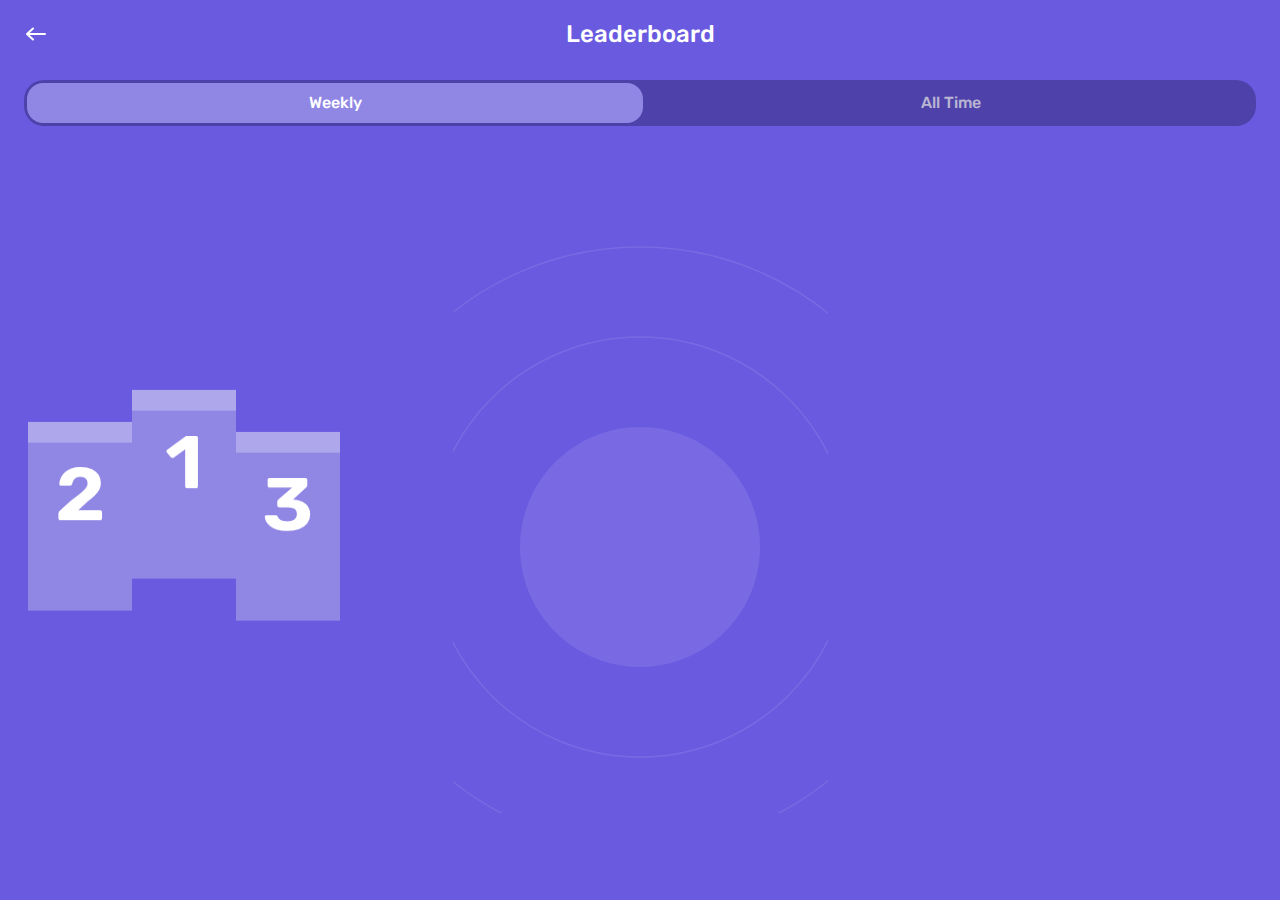
<file: leaderboard_2.html>
<!DOCTYPE html>
<html lang="en">

<head>
  <meta charset="UTF-8">
  <meta http-equiv="X-UA-Compatible" content="IE=edge">
  <meta name="viewport" content="width=Hi, initial-scale=1.0">
  <link rel="stylesheet" href="/styles/styles.css">
  <title>Leaderboard</title>
</head>

<body class="leaderboard-2">
  <header>
    <div class="top">
      <a href="/index.html">
        <svg id='dot' width="24" height="24" viewBox="0 0 24 24" fill="none" xmlns="http://www.w3.org/2000/svg">
          <path d="M9 17.5L3 12L9 6.5" stroke="white" stroke-width="2" stroke-linecap="round" stroke-linejoin="round" />
          <path d="M5 12H21" stroke="white" stroke-width="2" stroke-linecap="round" stroke-linejoin="round" />
        </svg>
      </a>
      Leaderboard
    </div>
  </header>
  <section>
    <div class="switcher">
      <div class="weekly active">Weekly</div>
      <div class="all-time inactive">All Time</div>
    </div>
    <div class="box">
      <div id="second">
        <span>2</span>
        <span></span>
      </div>
      <div id="first">
        <span>1</span>
        <span></span>
      </div>
      <div id="third">
        <span>3</span>
        <span></span>
      </div>
    </div>
  </section>
</body>

</html>
</file>
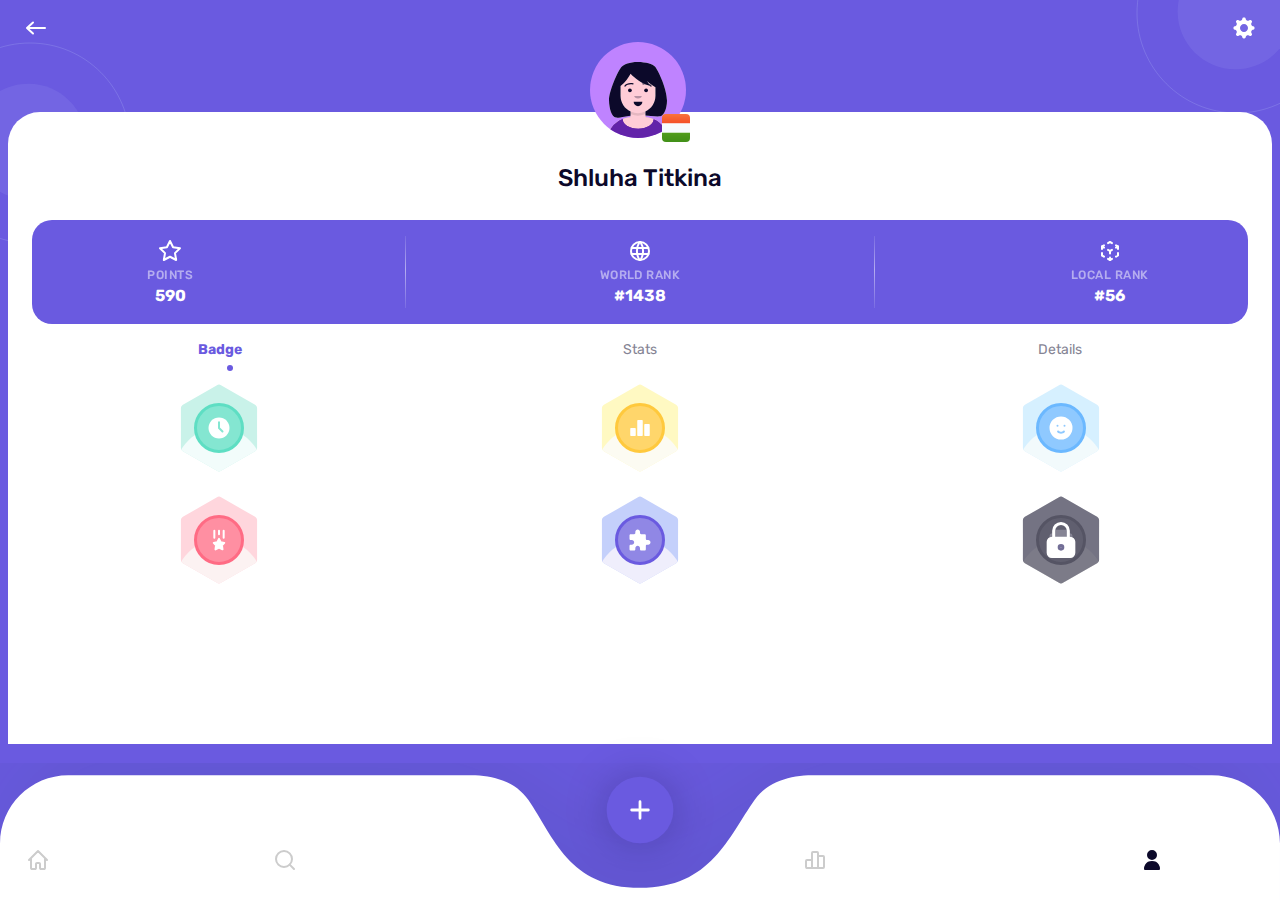
<file: profile.html>
<!DOCTYPE html>
<html lang="en">

<head>
  <meta charset="UTF-8">
  <meta http-equiv="X-UA-Compatible" content="IE=edge">
  <meta name="viewport" content="width=device-width, initial-scale=1.0">
  <link rel="stylesheet" href="/styles/styles.css">
  <title>Profile</title>
</head>

<body class="profile">
  <header>
    <div class="top">
      <a href="/index.html">
        <svg id='dot' width="24" height="24" viewBox="0 0 24 24" fill="none" xmlns="http://www.w3.org/2000/svg">
          <path d="M9 17.5L3 12L9 6.5" stroke="white" stroke-width="2" stroke-linecap="round" stroke-linejoin="round" />
          <path d="M5 12H21" stroke="white" stroke-width="2" stroke-linecap="round" stroke-linejoin="round" />
        </svg>
      </a>
      <svg width="24" height="24" viewBox="0 0 24 24" fill="none" xmlns="http://www.w3.org/2000/svg">
        <path fill-rule="evenodd" clip-rule="evenodd"
          d="M4.87214 4.28997C5.34912 3.84879 6.06846 3.84582 6.5998 4.21976L7.09817 4.57051C7.58306 4.91176 8.21859 4.92333 8.76064 4.683C8.878 4.63097 8.99685 4.58167 9.1171 4.5352C9.67009 4.32149 10.1112 3.86396 10.2128 3.27988L10.3171 2.67985C10.4284 2.03944 10.9396 1.53289 11.5891 1.50789C11.7254 1.50265 11.8624 1.5 12 1.5C12.1376 1.5 12.2746 1.50265 12.4109 1.50789C13.0604 1.53289 13.5716 2.03944 13.6829 2.67985L13.7872 3.27988C13.8888 3.86397 14.3299 4.32149 14.8829 4.5352C15.0032 4.58167 15.122 4.63097 15.2394 4.683C15.7814 4.92333 16.4169 4.91177 16.9018 4.57051L17.4002 4.21976C17.9315 3.84582 18.6509 3.84879 19.1279 4.28997C19.3294 4.47639 19.5236 4.67061 19.7101 4.87215C20.1512 5.34914 20.1542 6.06848 19.7803 6.59982L19.4295 7.09819C19.0882 7.58308 19.0767 8.21861 19.317 8.76065C19.369 8.87801 19.4183 8.99686 19.4648 9.11711C19.6785 9.6701 20.136 10.1112 20.7201 10.2128L21.3202 10.3171C21.9606 10.4284 22.4671 10.9396 22.4921 11.5891C22.4974 11.7254 22.5 11.8624 22.5 12C22.5 12.1376 22.4974 12.2746 22.4921 12.4109C22.4671 13.0605 21.9606 13.5716 21.3202 13.6829L20.7201 13.7873C20.136 13.8888 19.6785 14.3299 19.4648 14.8829C19.4183 15.0032 19.369 15.122 19.317 15.2394C19.0767 15.7814 19.0882 16.4169 19.4295 16.9018L19.7802 17.4002C20.1542 17.9315 20.1512 18.6509 19.71 19.1279C19.5236 19.3294 19.3294 19.5236 19.1278 19.7101C18.6509 20.1512 17.9315 20.1542 17.4002 19.7803L16.9018 19.4295C16.4169 19.0883 15.7814 19.0767 15.2393 19.317C15.122 19.369 15.0031 19.4183 14.8829 19.4648C14.3299 19.6785 13.8888 20.136 13.7872 20.7201L13.6829 21.3202C13.5716 21.9606 13.0604 22.4671 12.4109 22.4921C12.2746 22.4974 12.1376 22.5 12 22.5C11.8624 22.5 11.7254 22.4974 11.5891 22.4921C10.9396 22.4671 10.4284 21.9606 10.3171 21.3202L10.2128 20.7201C10.1112 20.136 9.67008 19.6785 9.1171 19.4648C8.99685 19.4183 8.87801 19.369 8.76065 19.317C8.2186 19.0767 7.58308 19.0883 7.09819 19.4295L6.59982 19.7803C6.06848 20.1542 5.34914 20.1512 4.87216 19.7101C4.67061 19.5236 4.47638 19.3294 4.28996 19.1279C3.84878 18.6509 3.84581 17.9315 4.21976 17.4002L4.5705 16.9018C4.91176 16.4169 4.92332 15.7814 4.68299 15.2394C4.63096 15.122 4.58167 15.0032 4.5352 14.8829C4.32149 14.3299 3.86396 13.8888 3.27988 13.7873L2.67985 13.6829C2.03945 13.5716 1.53289 13.0605 1.50789 12.4109C1.50265 12.2746 1.5 12.1376 1.5 12C1.5 11.8624 1.50265 11.7254 1.50789 11.5891C1.53289 10.9396 2.03944 10.4284 2.67985 10.3171L3.27987 10.2128C3.86396 10.1112 4.32148 9.6701 4.53519 9.11711C4.58166 8.99686 4.63096 8.87801 4.68299 8.76065C4.92332 8.21861 4.91175 7.58308 4.5705 7.09819L4.21975 6.59982C3.8458 6.06848 3.84877 5.34914 4.28995 4.87215C4.47637 4.67061 4.67059 4.47639 4.87214 4.28997ZM16 12C16 14.2091 14.2091 16 12 16C9.79086 16 8 14.2091 8 12C8 9.79087 9.79086 8.00001 12 8.00001C14.2091 8.00001 16 9.79087 16 12Z"
          fill="white" />
      </svg>
    </div>
  </header>
  <section>
    <svg id='avatar' width="100" height="100" viewBox="0 0 100 100" fill="none" xmlns="http://www.w3.org/2000/svg">
      <circle cx="48" cy="48" r="48" fill="#BF83FF" />
      <mask id="mask0_178_8778" style="mask-type:alpha" maskUnits="userSpaceOnUse" x="0" y="0" width="96" height="96">
        <circle cx="48" cy="48" r="48" fill="#C4C4C4" />
      </mask>
      <g mask="url(#mask0_178_8778)">
        <path fill-rule="evenodd" clip-rule="evenodd"
          d="M48.0001 24.8506C38.3603 24.8506 30.5456 32.6652 30.5456 42.3051V44.0817C28.7766 44.3784 27.4286 45.9169 27.4286 47.7702V52.0448C27.4286 53.9357 28.8317 55.4988 30.6535 55.7499C31.3347 61.8711 35.1815 67.0368 40.5197 69.5727V75.3106C27.3176 76.0211 16.8313 86.9513 16.8313 100.331H79.169C79.169 86.9514 68.6828 76.0213 55.4808 75.3106V69.5725C60.8188 67.0367 64.6655 61.871 65.3467 55.7499C67.1686 55.4988 68.5717 53.9357 68.5717 52.0448V47.7702C68.5717 45.9169 67.2237 44.3784 65.4547 44.0817V42.3051C65.4547 32.6652 57.64 24.8506 48.0001 24.8506Z"
          fill="#D0C6AC" />
        <mask id="mask1_178_8778" style="mask-type:alpha" maskUnits="userSpaceOnUse" x="16" y="24" width="64"
          height="77">
          <path fill-rule="evenodd" clip-rule="evenodd"
            d="M48.0001 24.8506C38.3603 24.8506 30.5456 32.6652 30.5456 42.3051V44.0817C28.7766 44.3784 27.4286 45.9169 27.4286 47.7702V52.0448C27.4286 53.9357 28.8317 55.4988 30.6535 55.7499C31.3347 61.8711 35.1815 67.0368 40.5197 69.5727V75.3106C27.3176 76.0211 16.8313 86.9513 16.8313 100.331H79.169C79.169 86.9514 68.6828 76.0213 55.4808 75.3106V69.5725C60.8188 67.0367 64.6655 61.871 65.3467 55.7499C67.1686 55.4988 68.5717 53.9357 68.5717 52.0448V47.7702C68.5717 45.9169 67.2237 44.3784 65.4547 44.0817V42.3051C65.4547 32.6652 57.64 24.8506 48.0001 24.8506Z"
            fill="white" />
        </mask>
        <g mask="url(#mask1_178_8778)">
          <rect width="82.2857" height="75.4801" transform="translate(6.85715 24.8506)" fill="#FFCCD7" />
          <rect x="6.85715" y="24.8506" width="82.2857" height="75.4801" fill="#FFCCD7" />
          <path fill-rule="evenodd" clip-rule="evenodd"
            d="M30.5456 53.7976V56.2722C30.5456 65.9121 38.3602 73.7267 48.0001 73.7267C57.64 73.7267 65.4547 65.9121 65.4547 56.2722V53.7976C65.4547 63.4375 57.64 71.2521 48.0001 71.2521C38.3602 71.2521 30.5456 63.4375 30.5456 53.7976Z"
            fill="black" fill-opacity="0.1" />
        </g>
        <path fill-rule="evenodd" clip-rule="evenodd"
          d="M48.1561 86.6664C56.6771 86.6664 63.5847 82.5834 63.5847 77.5469C63.5847 77.4073 63.5794 77.2686 63.5689 77.1306C72.7191 80.8578 79.169 89.8411 79.169 100.331H16.8313C16.8313 89.7179 23.4335 80.6471 32.7547 77.0015C32.7367 77.1819 32.7276 77.3638 32.7276 77.5469C32.7276 82.5834 39.6352 86.6664 48.1561 86.6664Z"
          fill="#6223A9" />
        <mask id="mask2_178_8778" style="mask-type:alpha" maskUnits="userSpaceOnUse" x="16" y="77" width="64"
          height="24">
          <path fill-rule="evenodd" clip-rule="evenodd"
            d="M48.1561 86.6664C56.6771 86.6664 63.5847 82.5834 63.5847 77.5469C63.5847 77.4073 63.5794 77.2686 63.5689 77.1306C72.7191 80.8578 79.169 89.8411 79.169 100.331H16.8313C16.8313 89.7179 23.4335 80.6471 32.7547 77.0015C32.7367 77.1819 32.7276 77.3638 32.7276 77.5469C32.7276 82.5834 39.6352 86.6664 48.1561 86.6664Z"
            fill="white" />
        </mask>
        <g mask="url(#mask2_178_8778)">
          <rect x="6.85715" y="66.303" width="82.2857" height="34.0279" fill="#6223A9" />
        </g>
        <path fill-rule="evenodd" clip-rule="evenodd"
          d="M43.6367 59.8062C43.6367 62.198 45.5904 64.137 48.0004 64.137C50.4103 64.137 52.364 62.198 52.364 59.8062"
          fill="#0C092A" />
        <g opacity="0.3">
          <path fill-rule="evenodd" clip-rule="evenodd"
            d="M44.2599 53.9294C44.2599 55.2962 45.9344 56.4042 48.0001 56.4042C50.0658 56.4042 51.7404 55.2962 51.7404 53.9294"
            fill="#0C092A" />
        </g>
        <ellipse cx="39.8963" cy="48.3607" rx="1.87013" ry="1.85607" fill="#0C092A" />
        <ellipse cx="56.1041" cy="48.3607" rx="1.87013" ry="1.85607" fill="#0C092A" />
        <path
          d="M35.4172 44.3883C36.6374 42.6842 39.9827 41.7287 42.8643 42.431C43.1987 42.5125 43.5363 42.3095 43.6184 41.9777C43.7005 41.6459 43.496 41.3108 43.1616 41.2293C39.8152 40.4137 35.9414 41.5202 34.401 43.6715C34.2015 43.9501 34.2673 44.3363 34.548 44.5342C34.8286 44.7322 35.2178 44.6669 35.4172 44.3883Z"
          fill="#0C092A" />
        <path
          d="M60.5828 44.3883C59.3626 42.6842 56.0173 41.7287 53.1357 42.431C52.8014 42.5125 52.4637 42.3095 52.3816 41.9777C52.2995 41.6459 52.504 41.3108 52.8384 41.2293C56.1848 40.4137 60.0586 41.5202 61.5991 43.6715C61.7985 43.9501 61.7327 44.3363 61.452 44.5342C61.1714 44.7322 60.7822 44.6669 60.5828 44.3883Z"
          fill="#0C092A" />
        <mask id="mask3_178_8778" style="mask-type:alpha" maskUnits="userSpaceOnUse" x="6" y="13" width="84"
          height="88">
          <rect x="6.85715" y="13.7144" width="82.2857" height="86.6165" fill="white" />
        </mask>
        <g mask="url(#mask3_178_8778)">
          <path fill-rule="evenodd" clip-rule="evenodd"
            d="M19.0132 58.5695C18.8208 49.0305 27.8399 29.1183 31.169 25.1602C33.6386 22.2242 40.4247 19.7624 48.0002 19.9014C55.5758 20.0404 62.6065 21.6993 65.1431 24.8509C68.9843 29.6233 76.9463 47.7667 76.9872 58.5695C77.0163 66.2412 74.0145 73.9315 69.8184 74.346C67.4493 74.5801 64.4397 74.2763 60.8235 73.9112C59.1686 73.7441 57.3866 73.5642 55.4808 73.4172V69.5729C61.3777 66.7715 65.4547 60.7609 65.4547 53.7981V45.1327C62.1794 43.3419 59.3911 41.1798 57.0681 38.983C58.1139 40.9133 59.3101 42.6661 60.6588 43.9909C51.1267 41.3365 44.5372 35.9009 40.5882 31.639C38.7728 35.0663 35.5212 40.0786 30.5456 43.8967V53.7981C30.5456 60.7611 34.6227 66.7717 40.5197 69.573V73.6487C38.3525 73.9432 36.3383 74.3168 34.4847 74.6606L34.4847 74.6606C31.1033 75.2879 28.2564 75.816 25.9902 75.5835C21.5571 75.1289 19.1678 66.2399 19.0132 58.5695Z"
            fill="#E6E6E6" />
          <mask id="mask4_178_8778" style="mask-type:alpha" maskUnits="userSpaceOnUse" x="19" y="19" width="58"
            height="57">
            <path fill-rule="evenodd" clip-rule="evenodd"
              d="M19.0132 58.5695C18.8208 49.0305 27.8399 29.1183 31.169 25.1602C33.6386 22.2242 40.4247 19.7624 48.0002 19.9014C55.5758 20.0404 62.6065 21.6993 65.1431 24.8509C68.9843 29.6233 76.9463 47.7667 76.9872 58.5695C77.0163 66.2412 74.0145 73.9315 69.8184 74.346C67.4493 74.5801 64.4397 74.2763 60.8235 73.9112C59.1686 73.7441 57.3866 73.5642 55.4808 73.4172V69.5729C61.3777 66.7715 65.4547 60.7609 65.4547 53.7981V45.1327C62.1794 43.3419 59.3911 41.1798 57.0681 38.983C58.1139 40.9133 59.3101 42.6661 60.6588 43.9909C51.1267 41.3365 44.5372 35.9009 40.5882 31.639C38.7728 35.0663 35.5212 40.0786 30.5456 43.8967V53.7981C30.5456 60.7611 34.6227 66.7717 40.5197 69.573V73.6487C38.3525 73.9432 36.3383 74.3168 34.4847 74.6606L34.4847 74.6606C31.1033 75.2879 28.2564 75.816 25.9902 75.5835C21.5571 75.1289 19.1678 66.2399 19.0132 58.5695Z"
              fill="white" />
          </mask>
          <g mask="url(#mask4_178_8778)">
            <rect x="6.54559" y="13.7144" width="82.9091" height="86.6165" fill="#0C092A" />
          </g>
        </g>
      </g>
      <mask id="mask5_178_8778" style="mask-type:alpha" maskUnits="userSpaceOnUse" x="72" y="72" width="28" height="28">
        <rect x="72" y="72" width="28" height="28" rx="4" fill="#C4C4C4" />
      </mask>
      <g mask="url(#mask5_178_8778)">
        <mask id="mask6_178_8778" style="mask-type:alpha" maskUnits="userSpaceOnUse" x="67" y="72" width="39"
          height="28">
          <rect x="67.8" y="72" width="37.3333" height="28" rx="2" fill="white" />
        </mask>
        <g mask="url(#mask6_178_8778)">
          <path fill-rule="evenodd" clip-rule="evenodd" d="M67.8 72V100H105.133V72H67.8Z" fill="#F7FCFF" />
          <mask id="mask7_178_8778" style="mask-type:alpha" maskUnits="userSpaceOnUse" x="67" y="72" width="39"
            height="28">
            <path fill-rule="evenodd" clip-rule="evenodd" d="M67.8 72V100H105.133V72H67.8Z" fill="white" />
          </mask>
          <g mask="url(#mask7_178_8778)">
            <path fill-rule="evenodd" clip-rule="evenodd" d="M67.8 72V81.3333H105.133V72H67.8Z" fill="#F14423" />
            <path fill-rule="evenodd" clip-rule="evenodd" d="M67.8 90.6667V100H105.133V90.6667H67.8Z" fill="#5EAA22" />
          </g>
        </g>
        <rect x="67.8" y="72" width="37.3333" height="28" rx="2" fill="url(#paint0_linear_178_8778)"
          style="mix-blend-mode:overlay" />
      </g>
      <defs>
        <linearGradient id="paint0_linear_178_8778" x1="86.4667" y1="72" x2="86.4667" y2="100"
          gradientUnits="userSpaceOnUse">
          <stop stop-color="white" stop-opacity="0.7" />
          <stop offset="1" stop-opacity="0.3" />
        </linearGradient>
      </defs>
    </svg>
    <div class="main">
      <div class="name">Shluha Titkina</div>
      <div class="ranks">
        <div id="points">
          <div class="logo">
            <svg width="24" height="24" viewBox="0 0 24 24" fill="none" xmlns="http://www.w3.org/2000/svg">
              <path
                d="M12 17.75L5.828 20.995L7.007 14.122L2.007 9.25495L8.907 8.25495L11.993 2.00195L15.079 8.25495L21.979 9.25495L16.979 14.122L18.158 20.995L12 17.75Z"
                stroke="white" stroke-width="2" stroke-linecap="round" stroke-linejoin="round" />
            </svg>
          </div>
          <div class="text">Points</div>
          <div class="value">590</div>
        </div>
        <div class="border">
        </div>
        <div id="world-rank">
          <div class="logo">
            <svg width="24" height="24" viewBox="0 0 24 24" fill="none" xmlns="http://www.w3.org/2000/svg">
              <path
                d="M12 21C16.9706 21 21 16.9706 21 12C21 7.02944 16.9706 3 12 3C7.02944 3 3 7.02944 3 12C3 16.9706 7.02944 21 12 21Z"
                stroke="white" stroke-width="2" stroke-linecap="round" stroke-linejoin="round" />
              <path d="M3.6 9H20.4" stroke="white" stroke-width="2" stroke-linecap="round" stroke-linejoin="round" />
              <path d="M3.6 15H20.4" stroke="white" stroke-width="2" stroke-linecap="round" stroke-linejoin="round" />
              <path d="M11.5 3C9.81534 5.69961 8.9222 8.81787 8.9222 12C8.9222 15.1821 9.81534 18.3004 11.5 21"
                stroke="white" stroke-width="2" stroke-linecap="round" stroke-linejoin="round" />
              <path d="M12.5 3C14.1847 5.69961 15.0778 8.81787 15.0778 12C15.0778 15.1821 14.1847 18.3004 12.5 21"
                stroke="white" stroke-width="2" stroke-linecap="round" stroke-linejoin="round" />
            </svg>
          </div>
          <div class="text">world rank</div>
          <div class="value">#1438</div>
        </div>
        <div class="border">
        </div>
        <div id="local-rank">
          <div class="logo">
            <svg width="24" height="24" viewBox="0 0 24 24" fill="none" xmlns="http://www.w3.org/2000/svg">
              <path d="M6 17.6L4 16.5V14" stroke="white" stroke-width="2" stroke-linecap="round"
                stroke-linejoin="round" />
              <path d="M4 9.9999V7.4999L6 6.3999" stroke="white" stroke-width="2" stroke-linecap="round"
                stroke-linejoin="round" />
              <path d="M10 4.1L12 3L14 4.1" stroke="white" stroke-width="2" stroke-linecap="round"
                stroke-linejoin="round" />
              <path d="M18 6.3999L20 7.4999V9.9999" stroke="white" stroke-width="2" stroke-linecap="round"
                stroke-linejoin="round" />
              <path d="M20 14V16.5L18 17.62" stroke="white" stroke-width="2" stroke-linecap="round"
                stroke-linejoin="round" />
              <path d="M14 19.8999L12 20.9999L10 19.8999" stroke="white" stroke-width="2" stroke-linecap="round"
                stroke-linejoin="round" />
              <path d="M12 11.9999L14 10.8999" stroke="white" stroke-width="2" stroke-linecap="round"
                stroke-linejoin="round" />
              <path d="M18 8.6L20 7.5" stroke="white" stroke-width="2" stroke-linecap="round" stroke-linejoin="round" />
              <path d="M12 12V14.5" stroke="white" stroke-width="2" stroke-linecap="round" stroke-linejoin="round" />
              <path d="M12 18.5V21" stroke="white" stroke-width="2" stroke-linecap="round" stroke-linejoin="round" />
              <path d="M12 11.9999L10 10.8799" stroke="white" stroke-width="2" stroke-linecap="round"
                stroke-linejoin="round" />
              <path d="M6 8.6L4 7.5" stroke="white" stroke-width="2" stroke-linecap="round" stroke-linejoin="round" />
            </svg>
          </div>
          <div class="text">local rank</div>
          <div class="value">#56</div>
        </div>
      </div>
      <div class="badges">
        <div id="top">
          <span class="active">Badge</span><span>Stats</span><span>Details</span>
        </div>
        <div class="row">
          <svg width="88" height="88" viewBox="0 0 88 88" fill="none" xmlns="http://www.w3.org/2000/svg">
            <path
              d="M41.9929 1.16429C43.2341 0.444285 44.7659 0.444285 46.0071 1.16429L63.03 11.0391L80.0933 20.8439C81.3374 21.5589 82.1033 22.8854 82.1004 24.3203L82.06 44L82.1004 63.6797C82.1033 65.1146 81.3374 66.4411 80.0933 67.1561L63.03 76.9609L46.0071 86.8357C44.7659 87.5557 43.2341 87.5557 41.9929 86.8357L24.97 76.9609L7.90674 67.1561C6.66259 66.4411 5.8967 65.1146 5.89964 63.6797L5.94 44L5.89964 24.3203C5.8967 22.8854 6.66259 21.5589 7.90674 20.8439L24.97 11.0391L41.9929 1.16429Z"
              fill="#C9F2E9" />
            <mask id="mask0_178_8873" style="mask-type:alpha" maskUnits="userSpaceOnUse" x="5" y="0" width="78"
              height="88">
              <path
                d="M41.9929 1.16429C43.2341 0.444285 44.7659 0.444285 46.0071 1.16429L63.03 11.0391L80.0933 20.8439C81.3374 21.5589 82.1033 22.8854 82.1004 24.3203L82.06 44L82.1004 63.6797C82.1033 65.1146 81.3374 66.4411 80.0933 67.1561L63.03 76.9609L46.0071 86.8357C44.7659 87.5557 43.2341 87.5557 41.9929 86.8357L24.97 76.9609L7.90674 67.1561C6.66259 66.4411 5.8967 65.1146 5.89964 63.6797L5.94 44L5.89964 24.3203C5.8967 22.8854 6.66259 21.5589 7.90674 20.8439L24.97 11.0391L41.9929 1.16429Z"
                fill="#FF8FA2" />
            </mask>
            <g mask="url(#mask0_178_8873)">
              <circle cx="44" cy="88" r="44" fill="#F2FCFB" />
            </g>
            <circle cx="44" cy="44" r="23.5" fill="#84E6D1" stroke="#5EDEC3" stroke-width="3" />
            <path
              d="M44 54.5C49.799 54.5 54.5 49.799 54.5 44C54.5 38.201 49.799 33.5 44 33.5C38.201 33.5 33.5 38.201 33.5 44C33.5 49.799 38.201 54.5 44 54.5Z"
              fill="white" />
            <path d="M44 38.1667V44.0001L47.5 47.5001" stroke="#84E6D1" stroke-width="2" stroke-linecap="round"
              stroke-linejoin="round" />
          </svg>
          <svg width="88" height="88" viewBox="0 0 88 88" fill="none" xmlns="http://www.w3.org/2000/svg">
            <path
              d="M41.9929 1.16429C43.2341 0.444285 44.7659 0.444285 46.0071 1.16429L63.03 11.0391L80.0933 20.8439C81.3374 21.5589 82.1033 22.8854 82.1004 24.3203L82.06 44L82.1004 63.6797C82.1033 65.1146 81.3374 66.4411 80.0933 67.1561L63.03 76.9609L46.0071 86.8357C44.7659 87.5557 43.2341 87.5557 41.9929 86.8357L24.97 76.9609L7.90674 67.1561C6.66259 66.4411 5.8967 65.1146 5.89964 63.6797L5.94 44L5.89964 24.3203C5.8967 22.8854 6.66259 21.5589 7.90674 20.8439L24.97 11.0391L41.9929 1.16429Z"
              fill="#FFF9C2" />
            <mask id="mask0_178_8874" style="mask-type:alpha" maskUnits="userSpaceOnUse" x="5" y="0" width="78"
              height="88">
              <path
                d="M41.9929 1.16429C43.2341 0.444285 44.7659 0.444285 46.0071 1.16429L63.03 11.0391L80.0933 20.8439C81.3374 21.5589 82.1033 22.8854 82.1004 24.3203L82.06 44L82.1004 63.6797C82.1033 65.1146 81.3374 66.4411 80.0933 67.1561L63.03 76.9609L46.0071 86.8357C44.7659 87.5557 43.2341 87.5557 41.9929 86.8357L24.97 76.9609L7.90674 67.1561C6.66259 66.4411 5.8967 65.1146 5.89964 63.6797L5.94 44L5.89964 24.3203C5.8967 22.8854 6.66259 21.5589 7.90674 20.8439L24.97 11.0391L41.9929 1.16429Z"
                fill="#FF8FA2" />
            </mask>
            <g mask="url(#mask0_178_8874)">
              <circle cx="44" cy="88" r="44" fill="#FCFBF2" />
            </g>
            <circle cx="44" cy="44" r="23.5" fill="#FFD66B" stroke="#FFC93D" stroke-width="3" />
            <path
              d="M38.8333 44H35.1667C34.6604 44 34.25 44.4477 34.25 45V51C34.25 51.5523 34.6604 52 35.1667 52H38.8333C39.3396 52 39.75 51.5523 39.75 51V45C39.75 44.4477 39.3396 44 38.8333 44Z"
              fill="white" />
            <path
              d="M52.8333 40H49.1667C48.6604 40 48.25 40.4477 48.25 41V51C48.25 51.5523 48.6604 52 49.1667 52H52.8333C53.3396 52 53.75 51.5523 53.75 51V41C53.75 40.4477 53.3396 40 52.8333 40Z"
              fill="white" />
            <path
              d="M45.8333 36H42.1667C41.6604 36 41.25 36.4477 41.25 37V51C41.25 51.5523 41.6604 52 42.1667 52H45.8333C46.3396 52 46.75 51.5523 46.75 51V37C46.75 36.4477 46.3396 36 45.8333 36Z"
              fill="white" />
          </svg>
          <svg width="88" height="88" viewBox="0 0 88 88" fill="none" xmlns="http://www.w3.org/2000/svg">
            <path
              d="M41.9929 1.16429C43.2341 0.444285 44.7659 0.444285 46.0071 1.16429L63.03 11.0391L80.0933 20.8439C81.3374 21.5589 82.1033 22.8854 82.1004 24.3203L82.06 44L82.1004 63.6797C82.1033 65.1146 81.3374 66.4411 80.0933 67.1561L63.03 76.9609L46.0071 86.8357C44.7659 87.5557 43.2341 87.5557 41.9929 86.8357L24.97 76.9609L7.90674 67.1561C6.66259 66.4411 5.8967 65.1146 5.89964 63.6797L5.94 44L5.89964 24.3203C5.8967 22.8854 6.66259 21.5589 7.90674 20.8439L24.97 11.0391L41.9929 1.16429Z"
              fill="#D6F0FF" />
            <mask id="mask0_178_8875" style="mask-type:alpha" maskUnits="userSpaceOnUse" x="5" y="0" width="78"
              height="88">
              <path
                d="M41.9929 1.16429C43.2341 0.444285 44.7659 0.444285 46.0071 1.16429L63.03 11.0391L80.0933 20.8439C81.3374 21.5589 82.1033 22.8854 82.1004 24.3203L82.06 44L82.1004 63.6797C82.1033 65.1146 81.3374 66.4411 80.0933 67.1561L63.03 76.9609L46.0071 86.8357C44.7659 87.5557 43.2341 87.5557 41.9929 86.8357L24.97 76.9609L7.90674 67.1561C6.66259 66.4411 5.8967 65.1146 5.89964 63.6797L5.94 44L5.89964 24.3203C5.8967 22.8854 6.66259 21.5589 7.90674 20.8439L24.97 11.0391L41.9929 1.16429Z"
                fill="#FF8FA2" />
            </mask>
            <g mask="url(#mask0_178_8875)">
              <circle cx="44" cy="88" r="44" fill="#F2FAFC" />
            </g>
            <circle cx="44" cy="44" r="23.5" fill="#8FC9FF" stroke="#6BB8FF" stroke-width="3" />
            <path
              d="M44 54.5C49.799 54.5 54.5 49.799 54.5 44C54.5 38.201 49.799 33.5 44 33.5C38.201 33.5 33.5 38.201 33.5 44C33.5 49.799 38.201 54.5 44 54.5Z"
              fill="white" stroke="white" stroke-width="2" stroke-linecap="round" stroke-linejoin="round" />
            <path d="M40.5 41.6667H40.5117" stroke="#8FC9FF" stroke-width="2" stroke-linecap="round"
              stroke-linejoin="round" />
            <path d="M47.5 41.6667H47.5117" stroke="#8FC9FF" stroke-width="2" stroke-linecap="round"
              stroke-linejoin="round" />
            <path
              d="M41.0833 47.5C41.4635 47.888 41.9173 48.1963 42.4182 48.4067C42.919 48.6172 43.4568 48.7256 44 48.7256C44.5432 48.7256 45.081 48.6172 45.5819 48.4067C46.0827 48.1963 46.5365 47.888 46.9167 47.5"
              stroke="#8FC9FF" stroke-width="2" stroke-linecap="round" stroke-linejoin="round" />
          </svg>
        </div>
        <div class="row">
          <svg width="88" height="88" viewBox="0 0 88 88" fill="none" xmlns="http://www.w3.org/2000/svg">
            <path
              d="M41.9929 1.16429C43.2341 0.444285 44.7659 0.444285 46.0071 1.16429L63.03 11.0391L80.0933 20.8439C81.3374 21.5589 82.1033 22.8854 82.1004 24.3203L82.06 44L82.1004 63.6797C82.1033 65.1146 81.3374 66.4411 80.0933 67.1561L63.03 76.9609L46.0071 86.8357C44.7659 87.5557 43.2341 87.5557 41.9929 86.8357L24.97 76.9609L7.90674 67.1561C6.66259 66.4411 5.8967 65.1146 5.89964 63.6797L5.94 44L5.89964 24.3203C5.8967 22.8854 6.66259 21.5589 7.90674 20.8439L24.97 11.0391L41.9929 1.16429Z"
              fill="#FFD6DD" />
            <mask id="mask0_178_8872" style="mask-type:alpha" maskUnits="userSpaceOnUse" x="5" y="0" width="78"
              height="88">
              <path
                d="M41.9929 1.16429C43.2341 0.444285 44.7659 0.444285 46.0071 1.16429L63.03 11.0391L80.0933 20.8439C81.3374 21.5589 82.1033 22.8854 82.1004 24.3203L82.06 44L82.1004 63.6797C82.1033 65.1146 81.3374 66.4411 80.0933 67.1561L63.03 76.9609L46.0071 86.8357C44.7659 87.5557 43.2341 87.5557 41.9929 86.8357L24.97 76.9609L7.90674 67.1561C6.66259 66.4411 5.8967 65.1146 5.89964 63.6797L5.94 44L5.89964 24.3203C5.8967 22.8854 6.66259 21.5589 7.90674 20.8439L24.97 11.0391L41.9929 1.16429Z"
                fill="#FF8FA2" />
            </mask>
            <g mask="url(#mask0_178_8872)">
              <circle cx="44" cy="88" r="44" fill="#FCF2F2" />
            </g>
            <circle cx="44" cy="44" r="23.5" fill="#FF8FA2" stroke="#FF6B84" stroke-width="3" />
            <path d="M48.6667 34.6667V41.6667M44 34.6667V38.1667V34.6667ZM39.3333 34.6667V41.6667V34.6667Z"
              stroke="white" stroke-width="2" stroke-linecap="round" stroke-linejoin="round" />
            <path
              d="M44 51.5833L40.5 53.3333L41.0833 49.2499L38.75 46.9166L42.25 46.3333L44 42.8333L45.75 46.3333L49.25 46.9166L46.9167 49.2499L47.5 53.3333L44 51.5833Z"
              fill="white" stroke="white" stroke-width="2" stroke-linecap="round" stroke-linejoin="round" />
          </svg>
          <svg width="88" height="88" viewBox="0 0 88 88" fill="none" xmlns="http://www.w3.org/2000/svg">
            <path
              d="M41.9929 1.16429C43.2341 0.444285 44.7659 0.444285 46.0071 1.16429L63.03 11.0391L80.0933 20.8439C81.3374 21.5589 82.1033 22.8854 82.1004 24.3203L82.06 44L82.1004 63.6797C82.1033 65.1146 81.3374 66.4411 80.0933 67.1561L63.03 76.9609L46.0071 86.8357C44.7659 87.5557 43.2341 87.5557 41.9929 86.8357L24.97 76.9609L7.90674 67.1561C6.66259 66.4411 5.8967 65.1146 5.89964 63.6797L5.94 44L5.89964 24.3203C5.8967 22.8854 6.66259 21.5589 7.90674 20.8439L24.97 11.0391L41.9929 1.16429Z"
              fill="#C4D0FB" />
            <mask id="mask0_178_8871" style="mask-type:alpha" maskUnits="userSpaceOnUse" x="5" y="0" width="78"
              height="88">
              <path
                d="M41.9929 1.16429C43.2341 0.444285 44.7659 0.444285 46.0071 1.16429L63.03 11.0391L80.0933 20.8439C81.3374 21.5589 82.1033 22.8854 82.1004 24.3203L82.06 44L82.1004 63.6797C82.1033 65.1146 81.3374 66.4411 80.0933 67.1561L63.03 76.9609L46.0071 86.8357C44.7659 87.5557 43.2341 87.5557 41.9929 86.8357L24.97 76.9609L7.90674 67.1561C6.66259 66.4411 5.8967 65.1146 5.89964 63.6797L5.94 44L5.89964 24.3203C5.8967 22.8854 6.66259 21.5589 7.90674 20.8439L24.97 11.0391L41.9929 1.16429Z"
                fill="#FF8FA2" />
            </mask>
            <g mask="url(#mask0_178_8871)">
              <circle cx="44" cy="88" r="44" fill="#EFEEFC" />
            </g>
            <circle cx="44" cy="44" r="23.5" fill="#9087E5" stroke="#6A5AE0" stroke-width="3" />
            <path
              d="M34.6667 38.1667H38.1667C38.4761 38.1667 38.7728 38.0437 38.9916 37.825C39.2104 37.6062 39.3333 37.3094 39.3333 37V35.8333C39.3333 35.2145 39.5792 34.621 40.0168 34.1834C40.4543 33.7458 41.0478 33.5 41.6667 33.5C42.2855 33.5 42.879 33.7458 43.3166 34.1834C43.7542 34.621 44 35.2145 44 35.8333V37C44 37.3094 44.1229 37.6062 44.3417 37.825C44.5605 38.0437 44.8572 38.1667 45.1667 38.1667H48.6667C48.9761 38.1667 49.2728 38.2896 49.4916 38.5084C49.7104 38.7272 49.8333 39.0239 49.8333 39.3333V42.8333C49.8333 43.1428 49.9562 43.4395 50.175 43.6583C50.3938 43.8771 50.6906 44 51 44H52.1667C52.7855 44 53.379 44.2458 53.8166 44.6834C54.2542 45.121 54.5 45.7145 54.5 46.3333C54.5 46.9522 54.2542 47.5457 53.8166 47.9832C53.379 48.4208 52.7855 48.6667 52.1667 48.6667H51C50.6906 48.6667 50.3938 48.7896 50.175 49.0084C49.9562 49.2272 49.8333 49.5239 49.8333 49.8333V53.3333C49.8333 53.6428 49.7104 53.9395 49.4916 54.1583C49.2728 54.3771 48.9761 54.5 48.6667 54.5H45.1667C44.8572 54.5 44.5605 54.3771 44.3417 54.1583C44.1229 53.9395 44 53.6428 44 53.3333V52.1667C44 51.5478 43.7542 50.9543 43.3166 50.5168C42.879 50.0792 42.2855 49.8333 41.6667 49.8333C41.0478 49.8333 40.4543 50.0792 40.0168 50.5168C39.5792 50.9543 39.3333 51.5478 39.3333 52.1667V53.3333C39.3333 53.6428 39.2104 53.9395 38.9916 54.1583C38.7728 54.3771 38.4761 54.5 38.1667 54.5H34.6667C34.3572 54.5 34.0605 54.3771 33.8417 54.1583C33.6229 53.9395 33.5 53.6428 33.5 53.3333V49.8333C33.5 49.5239 33.6229 49.2272 33.8417 49.0084C34.0605 48.7896 34.3572 48.6667 34.6667 48.6667H35.8333C36.4522 48.6667 37.0457 48.4208 37.4832 47.9832C37.9208 47.5457 38.1667 46.9522 38.1667 46.3333C38.1667 45.7145 37.9208 45.121 37.4832 44.6834C37.0457 44.2458 36.4522 44 35.8333 44H34.6667C34.3572 44 34.0605 43.8771 33.8417 43.6583C33.6229 43.4395 33.5 43.1428 33.5 42.8333V39.3333C33.5 39.0239 33.6229 38.7272 33.8417 38.5084C34.0605 38.2896 34.3572 38.1667 34.6667 38.1667Z"
              fill="white" />
          </svg>
          <svg width="88" height="88" viewBox="0 0 88 88" fill="none" xmlns="http://www.w3.org/2000/svg">
            <path
              d="M41.9929 1.16429C43.2341 0.444285 44.7659 0.444285 46.0071 1.16429L63.03 11.0391L80.0933 20.8439C81.3374 21.5589 82.1033 22.8854 82.1004 24.3203L82.06 44L82.1004 63.6797C82.1033 65.1146 81.3374 66.4411 80.0933 67.1561L63.03 76.9609L46.0071 86.8357C44.7659 87.5557 43.2341 87.5557 41.9929 86.8357L24.97 76.9609L7.90674 67.1561C6.66259 66.4411 5.8967 65.1146 5.89964 63.6797L5.94 44L5.89964 24.3203C5.8967 22.8854 6.66259 21.5589 7.90674 20.8439L24.97 11.0391L41.9929 1.16429Z"
              fill="#DCDCDC" />
            <mask id="mask0_178_8870" style="mask-type:alpha" maskUnits="userSpaceOnUse" x="5" y="0" width="78"
              height="88">
              <path
                d="M41.9929 1.16429C43.2341 0.444285 44.7659 0.444285 46.0071 1.16429L63.03 11.0391L80.0933 20.8439C81.3374 21.5589 82.1033 22.8854 82.1004 24.3203L82.06 44L82.1004 63.6797C82.1033 65.1146 81.3374 66.4411 80.0933 67.1561L63.03 76.9609L46.0071 86.8357C44.7659 87.5557 43.2341 87.5557 41.9929 86.8357L24.97 76.9609L7.90674 67.1561C6.66259 66.4411 5.8967 65.1146 5.89964 63.6797L5.94 44L5.89964 24.3203C5.8967 22.8854 6.66259 21.5589 7.90674 20.8439L24.97 11.0391L41.9929 1.16429Z"
                fill="#FF8FA2" />
            </mask>
            <g mask="url(#mask0_178_8870)">
              <circle cx="44" cy="88" r="44" fill="#ECECE7" />
            </g>
            <circle cx="44" cy="44" r="23.5" fill="#B5B5B5" stroke="#9E9E9E" stroke-width="3" />
            <path d="M39.3333 54.5H48.6667" stroke="white" stroke-width="2" stroke-linecap="round"
              stroke-linejoin="round" />
            <path d="M44 49.8333V54.4999" stroke="white" stroke-width="2" stroke-linecap="round"
              stroke-linejoin="round" />
            <path d="M38.1667 34.6667H49.8333" stroke="white" stroke-width="2" stroke-linecap="round"
              stroke-linejoin="round" />
            <path
              d="M49.8333 34.6667V44.0001C49.8333 45.5472 49.2187 47.0309 48.1248 48.1249C47.0308 49.2188 45.5471 49.8334 44 49.8334C42.4529 49.8334 40.9692 49.2188 39.8752 48.1249C38.7812 47.0309 38.1667 45.5472 38.1667 44.0001V34.6667"
              fill="white" />
            <path
              d="M49.8333 34.6667V44.0001C49.8333 45.5472 49.2187 47.0309 48.1248 48.1249C47.0308 49.2188 45.5471 49.8334 44 49.8334C42.4529 49.8334 40.9692 49.2188 39.8752 48.1249C38.7812 47.0309 38.1667 45.5472 38.1667 44.0001V34.6667"
              stroke="white" stroke-width="2" stroke-linecap="round" stroke-linejoin="round" />
            <path
              d="M35.8333 42.8334C37.122 42.8334 38.1667 41.7887 38.1667 40.5001C38.1667 39.2114 37.122 38.1667 35.8333 38.1667C34.5447 38.1667 33.5 39.2114 33.5 40.5001C33.5 41.7887 34.5447 42.8334 35.8333 42.8334Z"
              stroke="white" stroke-width="2" stroke-linecap="round" stroke-linejoin="round" />
            <path
              d="M52.1667 42.8334C53.4553 42.8334 54.5 41.7887 54.5 40.5001C54.5 39.2114 53.4553 38.1667 52.1667 38.1667C50.878 38.1667 49.8333 39.2114 49.8333 40.5001C49.8333 41.7887 50.878 42.8334 52.1667 42.8334Z"
              stroke="white" stroke-width="2" stroke-linecap="round" stroke-linejoin="round" />
            <path opacity="0.5"
              d="M41.9929 1.16429C43.2341 0.444285 44.7659 0.444285 46.0071 1.16429L63.03 11.0391L80.0933 20.8439C81.3374 21.5589 82.1033 22.8854 82.1004 24.3203L82.06 44L82.1004 63.6797C82.1033 65.1146 81.3374 66.4411 80.0933 67.1561L63.03 76.9609L46.0071 86.8357C44.7659 87.5557 43.2341 87.5557 41.9929 86.8357L24.97 76.9609L7.90674 67.1561C6.66259 66.4411 5.8967 65.1146 5.89964 63.6797L5.94 44L5.89964 24.3203C5.8967 22.8854 6.66259 21.5589 7.90674 20.8439L24.97 11.0391L41.9929 1.16429Z"
              fill="#0C092A" />
            <path
              d="M53.1667 42.1667H34.8333C32.8083 42.1667 31.1667 43.8084 31.1667 45.8334V56.8334C31.1667 58.8585 32.8083 60.5001 34.8333 60.5001H53.1667C55.1917 60.5001 56.8333 58.8585 56.8333 56.8334V45.8334C56.8333 43.8084 55.1917 42.1667 53.1667 42.1667Z"
              fill="white" stroke="white" stroke-width="3" stroke-linecap="round" stroke-linejoin="round" />
            <path
              d="M44 53.1667C45.0125 53.1667 45.8333 52.3459 45.8333 51.3333C45.8333 50.3208 45.0125 49.5 44 49.5C42.9875 49.5 42.1667 50.3208 42.1667 51.3333C42.1667 52.3459 42.9875 53.1667 44 53.1667Z"
              stroke="#726E96" stroke-width="3" stroke-linecap="round" stroke-linejoin="round" />
            <path
              d="M36.6667 42.1667V34.8333C36.6667 32.8884 37.4393 31.0232 38.8145 29.6479C40.1898 28.2726 42.0551 27.5 44 27.5C45.9449 27.5 47.8102 28.2726 49.1854 29.6479C50.5607 31.0232 51.3333 32.8884 51.3333 34.8333V42.1667"
              stroke="white" stroke-width="3" stroke-linecap="round" stroke-linejoin="round" />
          </svg>
        </div>
      </div>
    </div>
  </section>
  <footer>
    <div class="footer-container">
      <svg id="footer-bg" viewBox="0 0 375 133" fill="none" xmlns="http://www.w3.org/2000/svg">
        <g filter="url(#filter0_d_266_3167)">
          <path
            d="M0 70C0 58.9543 8.95431 50 20 50H93.75H138.004C144.513 50 151.122 51.8764 154.812 57.2384C162.197 67.9704 166.634 83 187.5 83C208.405 83 213.448 67.9148 221.118 57.1789C224.902 51.8828 231.487 50 237.996 50H281.25H355C366.046 50 375 58.9543 375 70V133H0V70Z"
            fill="white" />
        </g>
        <defs>
          <filter id="filter0_d_266_3167" x="-40" y="0" filterUnits="userSpaceOnUse" color-interpolation-filters="sRGB">
            <feFlood flood-opacity="0" result="BackgroundImageFix" />
            <feColorMatrix in="SourceAlpha" type="matrix" values="0 0 0 0 0 0 0 0 0 0 0 0 0 0 0 0 0 0 127 0"
              result="hardAlpha" />
            <feOffset dy="-10" />
            <feGaussianBlur stdDeviation="20" />
            <feColorMatrix type="matrix" values="0 0 0 0 0.0241667 0 0 0 0 0.169167 0 0 0 0 0.175833 0 0 0 0.1 0" />
            <feBlend mode="normal" in2="BackgroundImageFix" result="effect1_dropShadow_266_3167" />
            <feBlend mode="normal" in="SourceGraphic" in2="effect1_dropShadow_266_3167" result="shape" />
          </filter>
        </defs>
      </svg>
      <svg id="add-post" width="108" height="108" viewBox="0 0 108 108" fill="none" xmlns="http://www.w3.org/2000/svg">
        <g filter="url(#filter0_d_266_3193)">
          <circle cx="54" cy="54" r="24" fill="#6A5AE0" />
        </g>
        <path d="M54 54H48M54 48V54V48ZM54 54V60V54ZM54 54H60H54Z" stroke="white" stroke-width="2"
          stroke-linecap="round" stroke-linejoin="round" />
        <defs>
          <filter id="filter0_d_266_3193" x="0" y="0" width="108" height="108" filterUnits="userSpaceOnUse"
            color-interpolation-filters="sRGB">
            <feFlood flood-opacity="0" result="BackgroundImageFix" />
            <feColorMatrix in="SourceAlpha" type="matrix" values="0 0 0 0 0 0 0 0 0 0 0 0 0 0 0 0 0 0 127 0"
              result="hardAlpha" />
            <feOffset />
            <feGaussianBlur stdDeviation="15" />
            <feColorMatrix type="matrix" values="0 0 0 0 0.0117647 0 0 0 0 0.0117647 0 0 0 0 0.0980392 0 0 0 0.2 0" />
            <feBlend mode="normal" in2="BackgroundImageFix" result="effect1_dropShadow_266_3193" />
            <feBlend mode="normal" in="SourceGraphic" in2="effect1_dropShadow_266_3193" result="shape" />
          </filter>
        </defs>
      </svg>
    </div>
    <ul>
      <a href="./index.html">
        <li>
          <svg width="76" height="49" viewBox="0 0 76 49" fill="none" xmlns="http://www.w3.org/2000/svg">
            <path
              d="M29 25L31 23M31 23L38 16L45 23M31 23V33C31 33.2652 31.1054 33.5196 31.2929 33.7071C31.4804 33.8946 31.7348 34 32 34H35C35.2652 34 35.5196 33.8946 35.7071 33.7071C35.8946 33.5196 36 33.2652 36 33V29C36 28.7348 36.1054 28.4804 36.2929 28.2929C36.4804 28.1054 36.7348 28 37 28H39C39.2652 28 39.5196 28.1054 39.7071 28.2929C39.8946 28.4804 40 28.7348 40 29V33C40 33.2652 40.1054 33.5196 40.2929 33.7071C40.4804 33.8946 40.7348 34 41 34H44C44.2652 34 44.5196 33.8946 44.7071 33.7071C44.8946 33.5196 45 33.2652 45 33V23M45 23L47 25"
              stroke="#CCCCCC" stroke-width="2" stroke-linecap="round" stroke-linejoin="round" />
          </svg>
        </li>
      </a>
      <li>
        <svg width="24" height="24" viewBox="0 0 24 24" fill="none" xmlns="http://www.w3.org/2000/svg">
          <path
            d="M11 19C15.4183 19 19 15.4183 19 11C19 6.58172 15.4183 3 11 3C6.58172 3 3 6.58172 3 11C3 15.4183 6.58172 19 11 19Z"
            stroke="#CCCCCC" stroke-width="2" stroke-linecap="round" stroke-linejoin="round" />
          <path d="M21 20.9999L16.65 16.6499" stroke="#CCCCCC" stroke-width="2" stroke-linecap="round"
            stroke-linejoin="round" />
        </svg>
      </li>
      <li>
        <a href="/leaderboard.html">
          <svg width="76" height="49" viewBox="0 0 76 49" fill="none" xmlns="http://www.w3.org/2000/svg">
            <path
              d="M34 25H30C29.4477 25 29 25.4477 29 26V32C29 32.5523 29.4477 33 30 33H34C34.5523 33 35 32.5523 35 32V26C35 25.4477 34.5523 25 34 25Z"
              stroke="#CCCCCC" stroke-width="2" stroke-linecap="round" stroke-linejoin="round" />
            <path
              d="M46 21H42C41.4477 21 41 21.4477 41 22V32C41 32.5523 41.4477 33 42 33H46C46.5523 33 47 32.5523 47 32V22C47 21.4477 46.5523 21 46 21Z"
              stroke="#CCCCCC" stroke-width="2" stroke-linecap="round" stroke-linejoin="round" />
            <path
              d="M40 17H36C35.4477 17 35 17.4477 35 18V32C35 32.5523 35.4477 33 36 33H40C40.5523 33 41 32.5523 41 32V18C41 17.4477 40.5523 17 40 17Z"
              stroke="#CCCCCC" stroke-width="2" stroke-linecap="round" stroke-linejoin="round" />
            <path d="M30 33H44" stroke="#CCCCCC" stroke-width="2" stroke-linecap="round" stroke-linejoin="round" />
          </svg>

        </a>
      </li>
      <li>
        <svg width="76" height="49" viewBox="0 0 76 49" fill="none" xmlns="http://www.w3.org/2000/svg">
          <path
            d="M38 24C40.2091 24 42 22.2091 42 20C42 17.7909 40.2091 16 38 16C35.7909 16 34 17.7909 34 20C34 22.2091 35.7909 24 38 24Z"
            fill="#0C092A" stroke="#0C092A" stroke-width="2" stroke-linecap="round" stroke-linejoin="round" />
          <path
            d="M38 27C31.5125 27 31.0329 32.6831 31.0015 33.8079C30.9985 33.9161 31.0861 34 31.1944 34H44.8056C44.9139 34 45.0015 33.9161 44.9985 33.8079C44.9671 32.6831 44.4875 27 38 27Z"
            fill="#0C092A" stroke="#0C092A" stroke-width="2" />
        </svg>
      </li>
    </ul>
    </div>
  </footer>
</body>

</html>
</file>
<file: styles/styles.css>
@import url("https://fonts.googleapis.com/css2?family=Rubik:wght@300;400;500;600;700&display=swap");
.home header {
  left: 0px;
  top: 0px;
  position: fixed;
  z-index: 100;
  background: #6a5ae0;
  height: 150px;
  width: 100%;
}
.home header .left {
  position: relative;
  height: 21px;
  left: 21px;
  top: 12px;
  border-radius: 32px;
}
.home header .left #time-light {
  position: absolute;
  width: 28.43px;
  height: 11.09px;
  left: 12.45px;
  top: 5.17px;
  color: #ffffff;
}
.home header .greetings {
  margin: 60px 24px 24px;
  height: 60px;
  display: flex;
}
.home header .greetings #hi {
  height: 60px;
  left: 24px;
}
.home header .greetings #hi #greet {
  height: 18px;
  left: 52px;
  font-family: "Rubik";
  font-style: normal;
  font-weight: 500;
  font-size: 12px;
  line-height: 150%;
  /* identical to box height, or 18px */
  display: flex;
  align-items: center;
  letter-spacing: 0.04em;
  text-transform: uppercase;
  color: #ffd6dd;
}
.home header .greetings #hi #greet svg {
  padding-right: 8px;
}
.home header .greetings #hi .name {
  height: 36px;
  font-family: "Rubik";
  font-style: normal;
  font-weight: 500;
  font-size: 24px;
  line-height: 150%;
  /* identical to box height, or 36px */
  display: flex;
  align-items: center;
  color: #ffffff;
}
.home header .greetings .avatar {
  border-radius: 50%;
  margin-left: auto;
}
.home section {
  position: relative;
  margin-top: 150px;
}
.home section .card-one {
  margin: 0 24px 24px;
  padding: 16px 24px 0;
  height: 84px;
  background: url(../assets/Vector7.png) no-repeat, url(../assets/Vector8.png) no-repeat, #ffccd5;
  background-size: cover;
  border-radius: 20px;
  display: flex;
  flex-direction: row;
}
.home section .card-one #recent-quiz {
  font-family: "Rubik";
  font-style: normal;
  font-weight: 500;
  font-size: 14px;
  line-height: 140%;
  text-transform: uppercase;
  letter-spacing: 0.08em;
  color: #660012;
}
.home section .card-one #recent-quiz p {
  opacity: 0.5;
  margin: 0;
}
.home section .card-one #recent-quiz #name-recent {
  display: flex;
  align-items: center;
  margin-top: 8px;
  font-family: "Rubik";
  font-style: normal;
  font-weight: 500;
  font-size: 18px;
  line-height: 135%;
  text-transform: capitalize;
  color: #660012;
  opacity: 1;
}
.home section .card-one #recent-quiz #name-recent svg {
  margin-right: 8px;
}
.home section .card-one .pie {
  /* Body/Small - Medium */
  margin-left: auto;
  font-family: "Rubik";
  font-style: normal;
  font-weight: 500;
  font-size: 14px;
  line-height: 140%;
  display: flex;
  align-items: center;
  justify-content: center;
  color: #ffffff;
  border-radius: 50%;
  width: 48px;
  height: 48px;
  background: conic-gradient(#ff8fa2 65%, #ffb3c0 0);
}
.home section .card-two {
  background: url(../assets/Group6.png) no-repeat right top, url(../assets/Group7.png) left bottom no-repeat, #9087e5;
  border-radius: 20px;
  margin: 0 24px 24px;
  display: flex;
  flex-direction: column;
  justify-content: space-between;
}
.home section .card-two .top-featured {
  padding: 16px 16px 0;
  display: flex;
}
.home section .card-two .top-featured p {
  left: 124px;
  font-family: "Rubik";
  font-style: normal;
  font-weight: 500;
  font-size: 14px;
  line-height: 140%;
  margin: 16px 60px;
  /* identical to box height, or 20px */
  display: flex;
  align-items: center;
  letter-spacing: 0.08em;
  /* Neutral / White */
  color: #ffffff;
  opacity: 0.7;
  text-transform: uppercase;
}
.home section .card-two .top-featured img {
  width: 48px;
  height: 48px;
}
.home section .card-two .mid-featured {
  margin: 0 63px 16px 64px;
  font-family: "Rubik";
  font-style: normal;
  font-weight: 500;
  font-size: 18px;
  line-height: 135%;
  text-align: center;
  color: #ffffff;
}
.home section .card-two .btm-featured {
  display: flex;
  margin: 0 11px 32px 91px;
  justify-content: flex-end;
}
.home section .card-two .btm-featured button {
  display: flex;
  flex-direction: row;
  justify-content: center;
  align-items: center;
  padding: 12px 20px;
  height: 44px;
  background: #ffffff;
  border-radius: 20px;
  font-family: Rubik;
  font-style: normal;
  font-weight: 500;
  font-size: 14px;
  line-height: 140%;
  color: #6a5ae0;
  border: none;
  padding: 12px 16px;
  margin-right: 11px;
}
.home section .card-two .btm-featured button svg {
  margin-right: 10px;
}
.home section .card-two .btm-featured img {
  right: 15px;
  bottom: 42px;
}
.home section .card-two img {
  border-radius: 50%;
}
.home section .card-three {
  background: #ffffff;
  border-radius: 32px;
  margin: 0 0 30px;
  padding: 24px;
}
@media screen and (min-width: 600px) {
  .home section .card-three {
    padding-bottom: 60px;
  }
}
.home section .card-three .top-three {
  display: flex;
  justify-content: space-between;
  font-family: Rubik;
  font-style: normal;
  font-weight: 500;
  font-size: 20px;
  line-height: 140%;
  color: #0c092a;
}
.home section .card-three .top-three a {
  font-size: 14px;
  color: #6a5ae0;
  text-decoration: none;
}
.home section .card-three .quiz-card {
  border: 2px solid #efeefc;
  box-sizing: border-box;
  margin: 16px 0px;
  background: #ffffff;
  border-radius: 20px;
  display: flex;
  justify-content: start;
  align-items: center;
  font-family: Rubik;
  font-style: normal;
  font-weight: 500;
  font-size: 16px;
  line-height: 150%;
  padding: 8px 28px 8px 8px;
}
.home section .card-three .quiz-card .left {
  margin: 6px 16px 0 0;
}
.home section .card-three .quiz-card .middle .quiz-name {
  margin: 0;
}
.home section .card-three .quiz-card .middle .quiz-description {
  font-weight: normal;
  font-size: 12px;
  color: #858494;
  margin: 6px 0px;
}
.home section .card-three .quiz-card .right {
  margin-left: auto;
}
.home footer {
  position: fixed;
  display: block;
  width: 100%;
  bottom: 0;
  height: 160px;
}
.home footer .footer-container {
  position: relative;
  width: 100%;
  height: 137px;
  background: url(../assets/Vector.svg);
  background-size: cover;
  background-position: center;
  margin-top: 23px;
}
.home footer #add-post {
  position: absolute;
  transform: translate(-50%);
  left: 50%;
}
@media screen and (min-width: 455px) {
  .home footer #add-post {
    width: 115px;
    height: 115px;
  }
}
@media screen and (min-width: 600px) {
  .home footer #add-post {
    width: 150px;
    height: 150px;
    bottom: 15px;
  }
}
.home footer ul {
  list-style: none;
  padding: 0;
  margin: 0;
  display: flex;
  flex-grow: 1;
  justify-content: space-between;
  align-items: center;
  width: 100%;
  position: absolute;
  bottom: 12px;
}
.home footer ul li {
  width: 20%;
  text-align: center;
}
.home footer ul li:nth-child(2) {
  margin-right: 7.5%;
}
.home footer ul li:nth-child(3) {
  margin-left: 7.5%;
}
.home footer ul li svg {
  margin: 0 auto;
}
.home footer #footer-bg {
  display: none;
  position: absolute;
  bottom: 0;
  width: 100%;
  height: 137px;
}

.leaderboard header {
  left: 0px;
  top: 0px;
  position: fixed;
  z-index: 100;
  padding: 16px 24px 16px 0;
  background-color: #6a5ae0;
  width: 100%;
}
.leaderboard header .top {
  font-family: Rubik;
  font-style: normal;
  font-weight: 500;
  font-size: 24px;
  line-height: 150%;
  display: flex;
  align-items: center;
  justify-content: center;
  color: #ffffff;
}
.leaderboard header .top a {
  left: 24px;
  display: flex;
  align-self: center;
  position: fixed;
}
.leaderboard section {
  margin-top: 80px;
}
.leaderboard section .switcher {
  display: flex;
  margin: 16px 24px;
  background: rgba(12, 9, 42, 0.3);
  border-radius: 20px;
  font-family: Rubik;
  font-style: normal;
  font-weight: 500;
  font-size: 16px;
  line-height: 150%;
  align-items: center;
  text-align: center;
}
.leaderboard section .switcher .active {
  opacity: 1;
  padding: 8px 0px;
  width: 50%;
  color: #ffffff;
  background: #9087e5;
  border-radius: 16px;
  margin: 3px;
}
.leaderboard section .switcher .inactive {
  margin: 0 auto;
  color: #e6e6e6;
  opacity: 0.7;
}
.leaderboard section #dot {
  position: absolute;
  transform: translate(-50%);
  left: 50%;
  top: 150px;
}
@media screen and (min-width: 455px) {
  .leaderboard section #dot {
    top: 155px;
  }
}
@media screen and (min-width: 600px) {
  .leaderboard section #dot {
    top: 162px;
  }
}
.leaderboard section .board {
  margin: 0 8px;
  background: url(../assets/Rectangle.svg);
  background-size: cover;
  border-radius: 32px;
  padding: 8px;
}
@media screen and (min-width: 455px) {
  .leaderboard section .board {
    padding: 20px;
  }
}
@media screen and (min-width: 600px) {
  .leaderboard section .board {
    padding: 36px;
  }
}
.leaderboard section .board .name-card {
  display: flex;
  background: #ffffff;
  border-radius: 20px;
  margin: 16px 0;
  padding: 22px 16px;
  text-transform: capitalize;
  font-family: Rubik;
  font-style: normal;
  font-weight: 500;
  font-size: 16px;
  line-height: 150%;
  align-items: center;
  color: #0c092a;
}
.leaderboard section .board .place {
  border: 1.5px solid #e6e6e6;
  border-radius: 50%;
  color: #858494;
  font-family: Rubik;
  font-style: normal;
  font-weight: 500;
  font-size: 12px;
  line-height: 18px;
  text-align: center;
  padding: 4px 9px;
  margin-right: 16px;
  width: 8px;
}
.leaderboard section .board .medal {
  margin-left: auto;
}
.leaderboard section .board .main {
  display: flex;
  align-items: center;
}
.leaderboard section .board .main .avatar {
  border-radius: 50%;
  width: 60px;
  margin-right: 12px;
}
.leaderboard section .board .main .points {
  font-family: Rubik;
  font-style: normal;
  font-weight: normal;
  font-size: 14px;
  line-height: 140%;
  color: #858494;
  margin: 4px 0 0;
}
.leaderboard section .board .main .name {
  margin: 0;
}

.profile {
  background: url(../assets/Bg_profile_left.svg) no-repeat right top, url(../assets/BgProfileLeft.svg) left 42px no-repeat, #6a5ae0;
}
.profile header .top {
  margin: 16px 24px 0;
  display: flex;
  justify-content: space-between;
}
.profile section #avatar {
  position: absolute;
  transform: translate(-50%);
  left: 50%;
  top: 42px;
}
.profile section .main {
  padding-bottom: 136px;
  background-color: #ffffff;
  margin: 68px 8px 0;
  border-radius: 32px 32px 0px 0px;
}
.profile section .main .name {
  padding-top: 48px;
  font-family: Rubik;
  font-style: normal;
  font-weight: 500;
  font-size: 24px;
  line-height: 150%;
  text-align: center;
  color: #0c092a;
}
.profile section .main .ranks {
  margin: 24px 24px 16px;
  background-color: #6a5ae0;
  padding: 16px 0;
  border-radius: 20px;
  display: flex;
  justify-content: space-around;
}
.profile section .main .ranks #points,
.profile section .main .ranks #world-rank,
.profile section .main .ranks #local-rank {
  min-width: 85px;
}
.profile section .main .ranks .logo svg {
  display: block;
  margin: 3px auto;
}
.profile section .main .ranks .border {
  background: linear-gradient(180deg, rgba(255, 255, 255, 0.1) 0%, rgba(255, 255, 255, 0.5) 46.63%, rgba(255, 255, 255, 0.1) 100%);
  width: 1px;
}
.profile section .main .ranks .text {
  font-family: Rubik;
  font-style: normal;
  font-weight: 500;
  font-size: 12px;
  line-height: 150%;
  display: flex;
  align-items: center;
  justify-content: center;
  letter-spacing: 0.04em;
  text-transform: uppercase;
  color: #ffffff;
  opacity: 0.5;
}
.profile section .main .ranks .value {
  font-family: Rubik;
  font-style: normal;
  font-weight: bold;
  font-size: 16px;
  line-height: 150%;
  display: flex;
  align-items: center;
  justify-content: center;
  color: #ffffff;
}
.profile section .main .badges #top {
  margin: 16px auto;
  display: flex;
  justify-content: space-around;
}
.profile section .main .badges #top span {
  font-family: Rubik;
  font-style: normal;
  font-size: 14px;
  line-height: 140%;
  text-align: center;
  font-weight: normal;
  color: #858494;
}
.profile section .main .badges #top span.active {
  font-weight: bold;
  color: #6a5ae0;
}
.profile section .main .badges #top span.active::after {
  transform: translateX(-50%);
  border-radius: 100%;
  position: absolute;
  background: #6a5ae0;
  height: 6px;
  content: "";
  top: 365px;
  width: 6px;
  left: 18%;
}
.profile section .main .badges .row {
  margin: 24px 0;
  display: flex;
  justify-content: space-around;
}
.profile footer {
  position: fixed;
  display: block;
  width: 100%;
  bottom: 0;
  height: 160px;
}
.profile footer .footer-container {
  position: relative;
  width: 100%;
  height: 137px;
  background: url(../assets/Vector.svg);
  background-size: cover;
  background-position: center;
  margin-top: 23px;
}
.profile footer #add-post {
  position: absolute;
  transform: translate(-50%);
  left: 50%;
}
@media screen and (min-width: 455px) {
  .profile footer #add-post {
    width: 115px;
    height: 115px;
  }
}
@media screen and (min-width: 600px) {
  .profile footer #add-post {
    width: 150px;
    height: 150px;
    bottom: 15px;
  }
}
.profile footer ul {
  list-style: none;
  padding: 0;
  margin: 0;
  display: flex;
  flex-grow: 1;
  justify-content: space-between;
  align-items: center;
  width: 100%;
  position: absolute;
  bottom: 12px;
}
.profile footer ul li {
  width: 20%;
  text-align: center;
}
.profile footer ul li:nth-child(2) {
  margin-right: 7.5%;
}
.profile footer ul li:nth-child(3) {
  margin-left: 7.5%;
}
.profile footer ul li svg {
  margin: 0 auto;
}
.profile footer #footer-bg {
  display: none;
  position: absolute;
  bottom: 0;
  width: 100%;
  height: 137px;
}

.leaderboard-2 {
  background: url(../assets/BkgO.svg) center 246px no-repeat, #6a5ae0;
}
.leaderboard-2 header {
  left: 0px;
  top: 0px;
  position: fixed;
  z-index: 100;
  padding: 16px 24px 16px 0;
  background-color: #6a5ae0;
  width: 100%;
}
.leaderboard-2 header .top {
  font-family: Rubik;
  font-style: normal;
  font-weight: 500;
  font-size: 24px;
  line-height: 150%;
  display: flex;
  align-items: center;
  justify-content: center;
  color: #ffffff;
}
.leaderboard-2 header .top a {
  left: 24px;
  display: flex;
  align-self: center;
  position: fixed;
}
.leaderboard-2 section {
  position: relative;
  width: 100%;
  margin-top: 80px;
}
.leaderboard-2 section .switcher {
  display: flex;
  margin: 16px 24px;
  background: rgba(12, 9, 42, 0.3);
  border-radius: 20px;
  font-family: Rubik;
  font-style: normal;
  font-weight: 500;
  font-size: 16px;
  line-height: 150%;
  align-items: center;
  text-align: center;
}
.leaderboard-2 section .switcher .active {
  opacity: 1;
  padding: 8px 0px;
  width: 50%;
  color: #ffffff;
  background: #9087e5;
  border-radius: 16px;
  margin: 3px;
}
.leaderboard-2 section .switcher .inactive {
  margin: 0 auto;
  color: #e6e6e6;
  opacity: 0.7;
}
.leaderboard-2 section .box {
  position: absolute;
  top: 394px;
  left: 28px;
  width: 104px;
  height: 180px;
  transform-style: preserve-3d;
}
.leaderboard-2 section .box #second {
  position: absolute;
  top: 0;
  left: 0;
  width: 100%;
  height: 100%;
  transform-style: preserve-3d;
  transform: rotateX(21deg) rotateY(0deg);
}
.leaderboard-2 section .box #second span {
  position: absolute;
  top: 0;
  left: 0;
  display: block;
  width: 100%;
  height: 100%;
  background: #9087e5;
}
.leaderboard-2 section .box #second span:nth-child(1) {
  transform: rotateX(0) translate3d(0, 0, 104px);
  font-family: Rubik;
  font-style: normal;
  font-weight: 600;
  font-size: 80px;
  line-height: 140%;
  display: flex;
  justify-content: center;
  color: #ffffff;
}
.leaderboard-2 section .box #second span:nth-child(2) {
  background-color: #aea7ec;
  transform: rotateX(110deg) rotateX(10deg) translate3d(0, 0, 115px);
}
.leaderboard-2 section .box #first {
  position: absolute;
  top: -32px;
  left: 104px;
  width: 100%;
  height: 100%;
  transform-style: preserve-3d;
  transform: rotateX(21deg) rotateY(0deg);
}
.leaderboard-2 section .box #first span {
  position: absolute;
  top: 0;
  left: 0;
  display: block;
  width: 100%;
  height: 100%;
  background: #9087e5;
}
.leaderboard-2 section .box #first span:nth-child(1) {
  transform: rotateX(0) translate3d(0, 0, 104px);
  font-family: Rubik;
  font-style: normal;
  font-weight: 600;
  font-size: 80px;
  line-height: 140%;
  display: flex;
  justify-content: center;
  color: #ffffff;
}
.leaderboard-2 section .box #first span:nth-child(2) {
  background-color: #aea7ec;
  transform: rotateX(110deg) rotateX(10deg) translate3d(0, 0, 115px);
}
.leaderboard-2 section .box #third {
  position: absolute;
  top: 10px;
  left: 208px;
  width: 100%;
  height: 100%;
  transform-style: preserve-3d;
  transform: rotateX(21deg) rotateY(0deg);
}
.leaderboard-2 section .box #third span {
  position: absolute;
  top: 0;
  left: 0;
  display: block;
  width: 100%;
  height: 100%;
  background: #9087e5;
}
.leaderboard-2 section .box #third span:nth-child(1) {
  transform: rotateX(0) translate3d(0, 0, 104px);
  font-family: Rubik;
  font-style: normal;
  font-weight: 600;
  font-size: 80px;
  line-height: 140%;
  display: flex;
  justify-content: center;
  color: #ffffff;
}
.leaderboard-2 section .box #third span:nth-child(2) {
  background-color: #aea7ec;
  transform: rotateX(110deg) rotateX(10deg) translate3d(0, 0, 115px);
}

body {
  background-color: #6a5ae0;
  margin: 0;
  padding: 0;
  overflow-x: hidden !important;
}/*# sourceMappingURL=styles.css.map */
</file>
